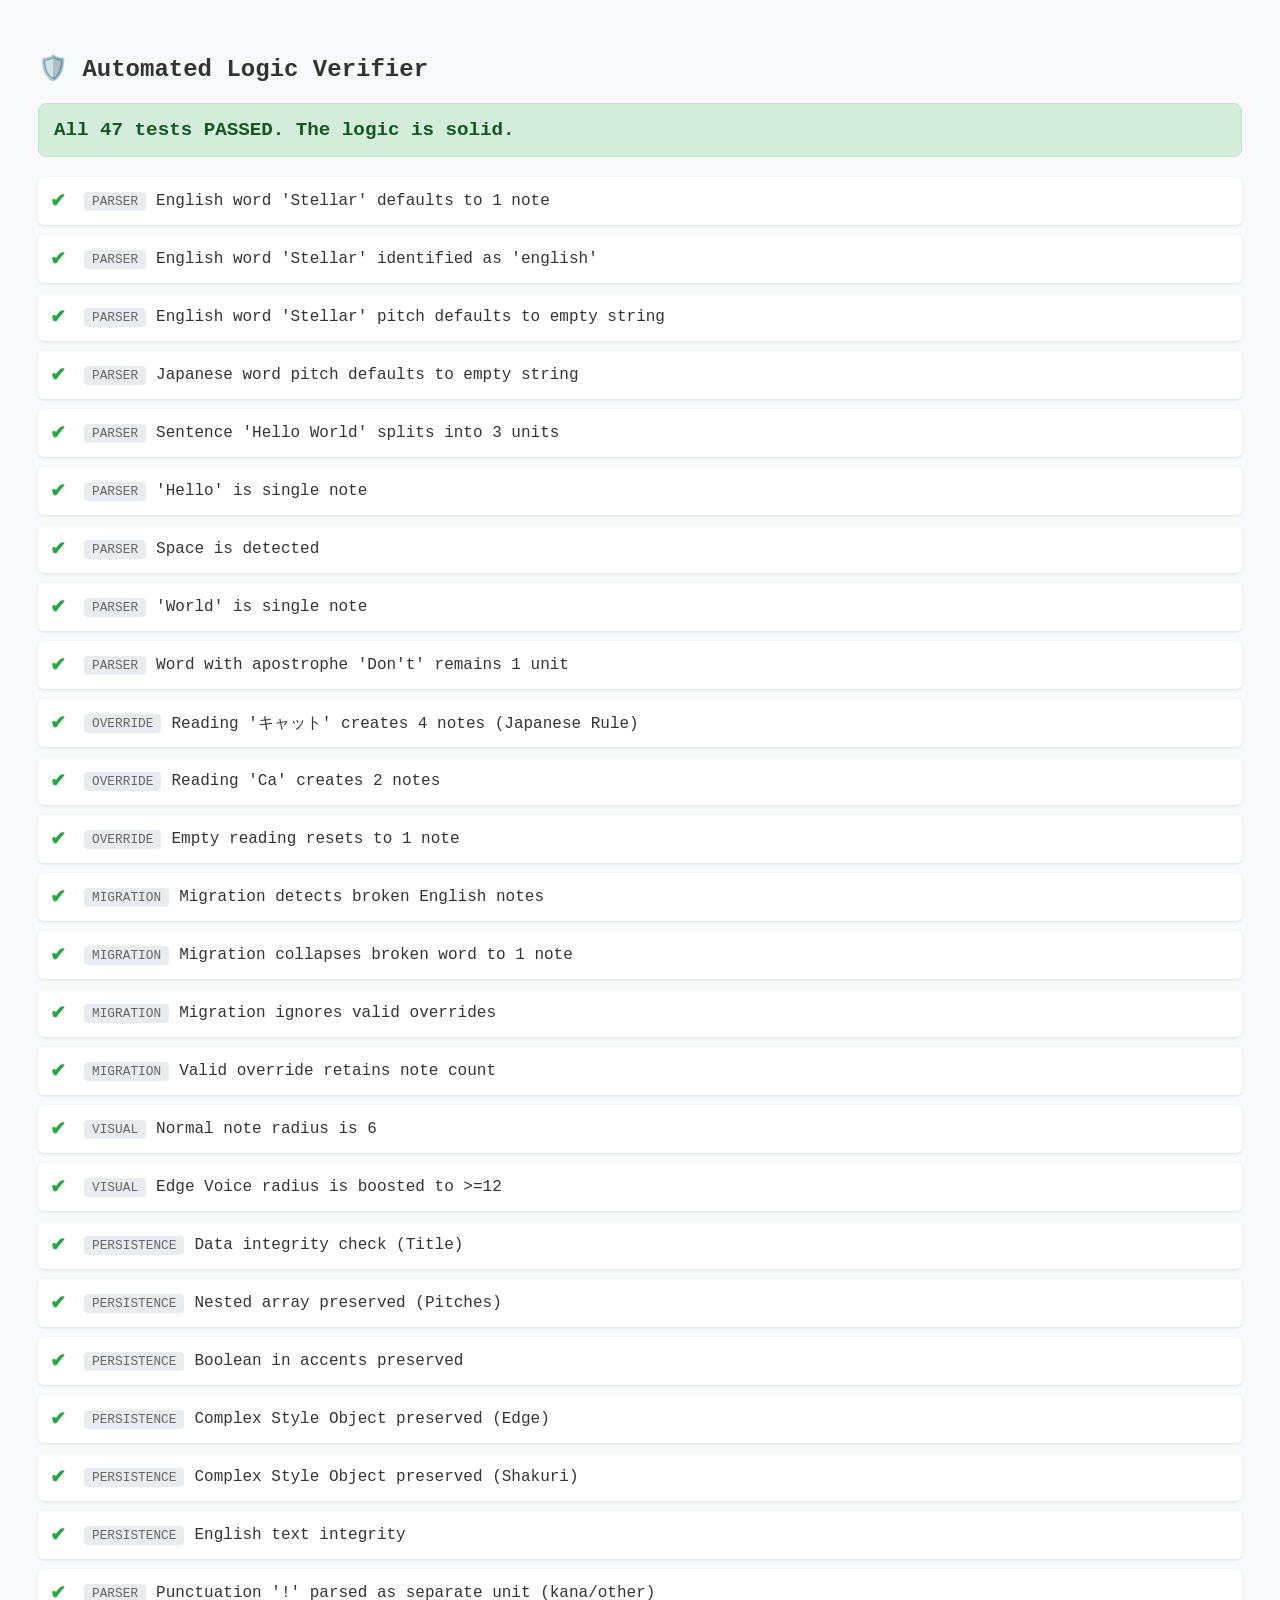
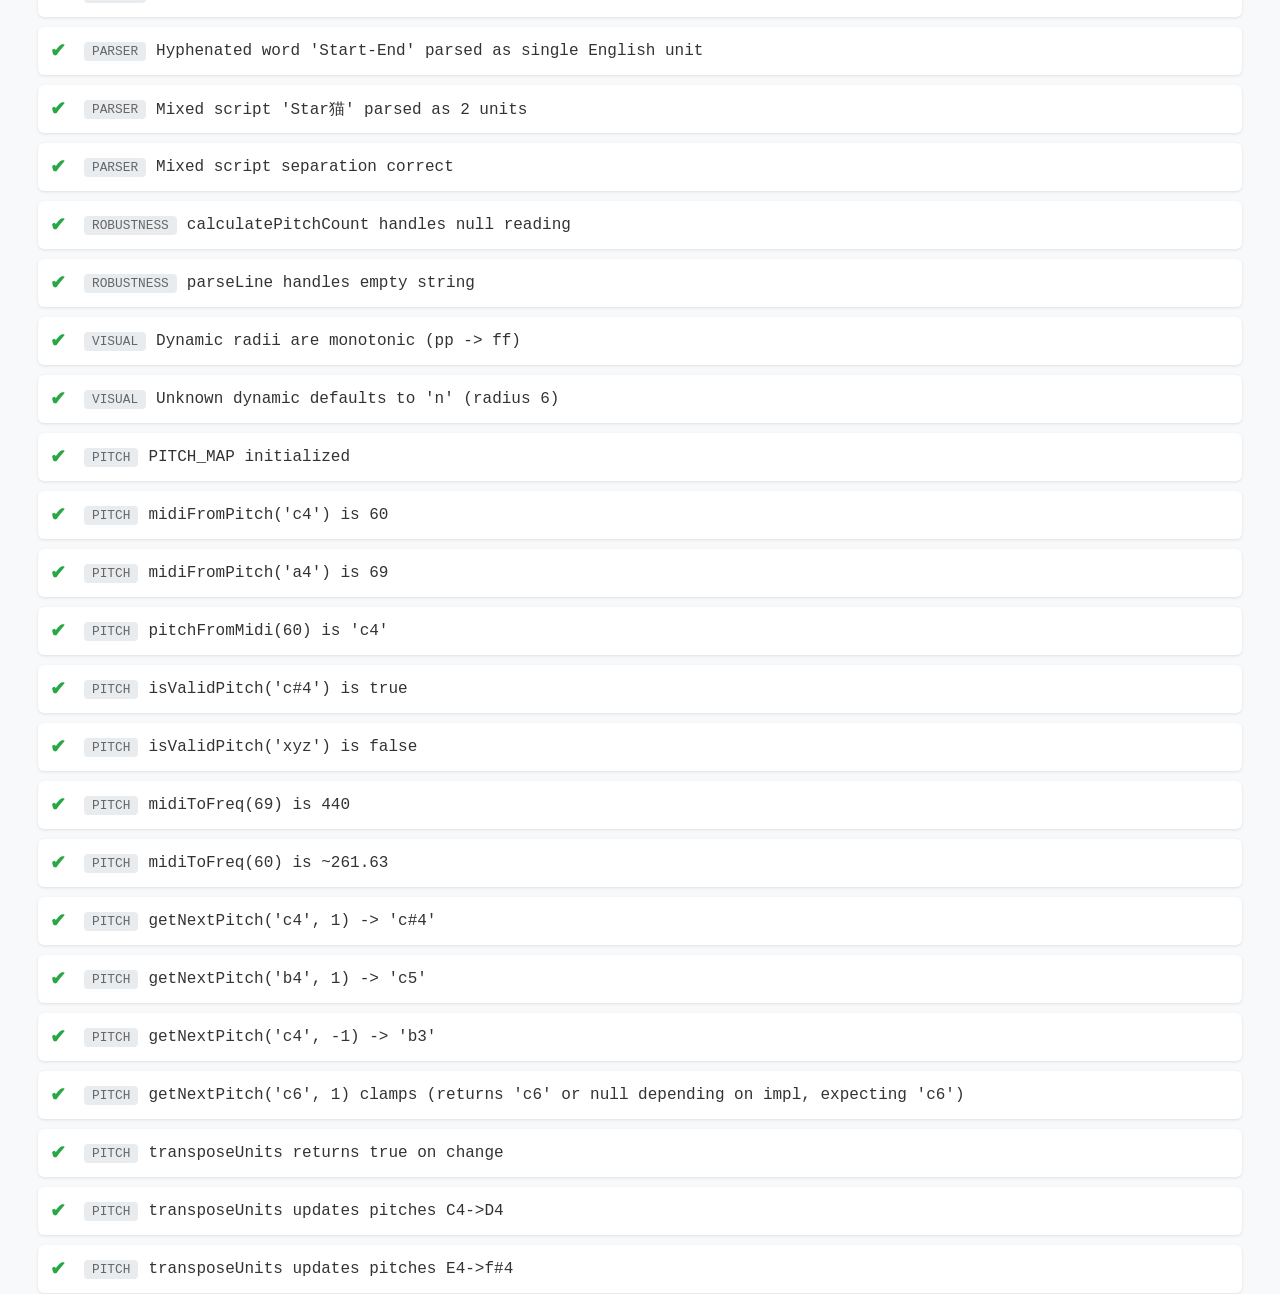
<file: tests/tests.html>
<!DOCTYPE html>
<html lang="en">

<head>
    <meta charset="UTF-8">
    <title>Syllable Pitch Master Logic Tests</title>
    <style>
        body {
            font-family: -apple-system, BlinkMacSystemFont, "Segoe UI", Roboto, monospace;
            padding: 30px;
            background: #f8f9fa;
            color: #333;
        }

        h1 {
            margin-bottom: 20px;
            font-size: 1.5rem;
        }

        .summary {
            font-weight: bold;
            margin-bottom: 20px;
            padding: 15px;
            border-radius: 8px;
            font-size: 1.2rem;
        }

        .summary.success {
            background: #d4edda;
            color: #155724;
            border: 1px solid #c3e6cb;
        }

        .summary.failure {
            background: #f8d7da;
            color: #721c24;
            border: 1px solid #f5c6cb;
        }

        .test-case {
            margin-bottom: 10px;
            padding: 12px;
            background: white;
            border-radius: 6px;
            box-shadow: 0 1px 3px rgba(0, 0, 0, 0.1);
            display: flex;
            align-items: center;
            gap: 10px;
        }

        .icon {
            font-weight: bold;
            font-size: 1.2rem;
            width: 24px;
        }

        .pass {
            color: #28a745;
        }

        .fail {
            color: #dc3545;
        }

        .desc {
            flex-grow: 1;
        }

        .category {
            font-size: 0.8rem;
            background: #e9ecef;
            padding: 2px 8px;
            border-radius: 4px;
            color: #666;
            font-family: monospace;
        }
    </style>
    <!-- Import Shared Logic -->
    <script src="../logic.js"></script>
</head>

<body>
    <h1>🛡️ Automated Logic Verifier</h1>
    <div id="summary-area"></div>
    <div id="results">Running tests...</div>

    <script>
        // ==========================================
        // TEST RUNNER
        // ==========================================

        const results = document.getElementById('results');
        results.innerHTML = "";
        let passes = 0;
        let fails = 0;

        function runTest(category, desc, condition) {
            const div = document.createElement('div');
            div.className = 'test-case';
            if (condition) {
                div.innerHTML = `<span class="icon pass">✔</span> <span class="category">${category}</span> <span class="desc">${desc}</span>`;
                passes++;
            } else {
                div.innerHTML = `<span class="icon fail">✘</span> <span class="category">${category}</span> <span class="desc" style="color:#d63031">${desc}</span>`;
                fails++;
            }
            results.appendChild(div);
        }

        // Helper for persistence test simulation
        function saveLoadLogic(originalData) {
            const json = JSON.stringify(originalData);
            const loaded = JSON.parse(json);
            return loaded;
        }

        function runSuite() {
            if (typeof Logic === 'undefined') {
                results.innerHTML = "<div class='summary failure'>CRITICAL: logic.js not found!</div>";
                return;
            }

            // --- SUITE 1: English Word Parsing (The "Stellar" Case) ---
            // Using Logic.parseLine
            const res1 = Logic.parseLine("Stellar");
            runTest("PARSER", "English word 'Stellar' defaults to 1 note", res1.length === 1 && res1[0].pitches.length === 1);
            runTest("PARSER", "English word 'Stellar' identified as 'english'", res1[0].type === 'english');
            runTest("PARSER", "English word 'Stellar' pitch defaults to empty string", res1[0].pitches[0] === "");

            // ADDED: Japanese Default Pitch Test
            const resJapanese = Logic.parseLine("テスト");
            runTest("PARSER", "Japanese word pitch defaults to empty string", resJapanese[0].pitches[0] === "");

            // --- SUITE 2: Sentence Parsing ---
            const res2 = Logic.parseLine("Hello World");
            // Expect: "Hello" (eng), " " (space), "World" (eng)
            runTest("PARSER", "Sentence 'Hello World' splits into 3 units", res2.length === 3);
            runTest("PARSER", "'Hello' is single note", res2[0].pitches.length === 1);
            runTest("PARSER", "Space is detected", res2[1].type === 'space');
            runTest("PARSER", "'World' is single note", res2[2].pitches.length === 1);

            // --- SUITE 3: Apostrophes in English ---
            const res3 = Logic.parseLine("Don't");
            runTest("PARSER", "Word with apostrophe 'Don't' remains 1 unit", res3.length === 1 && res3[0].text === "Don't");

            // --- SUITE 4: Reading Overrides (The "Override" Bug) ---
            // Using Logic.calculatePitchCount
            const count4 = Logic.calculatePitchCount({ type: 'english' }, "キャット");
            runTest("OVERRIDE", "Reading 'キャット' creates 4 notes (Japanese Rule)", count4 === 4);

            const count5 = Logic.calculatePitchCount({ type: 'english' }, "Ca");
            runTest("OVERRIDE", "Reading 'Ca' creates 2 notes", count5 === 2);

            const count6 = Logic.calculatePitchCount({ type: 'english' }, "");
            runTest("OVERRIDE", "Empty reading resets to 1 note", count6 === 1);

            // --- SUITE 5: Legacy Data Auto-Fix (The "5 Dots" Bug) ---
            // Using Logic.migrateLineUnits
            const legacyData = [
                { type: 'english', text: "Hello", reading: "", pitches: ["c4", "c4", "c4", "c4", "c4"] }
            ];
            const changed = Logic.migrateLineUnits(legacyData);
            runTest("MIGRATION", "Migration detects broken English notes", changed === true);
            runTest("MIGRATION", "Migration collapses broken word to 1 note", legacyData[0].pitches.length === 1);

            // --- SUITE 6: Migration Safety ---
            // Scenario: English word has a valid reading override. Should NOT collapse.
            const validOverrideData = [
                { type: 'english', text: "Cat", reading: "キャット", pitches: ["c4", "c4", "c4", "c4"] }
            ];
            const changed2 = Logic.migrateLineUnits(validOverrideData);
            runTest("MIGRATION", "Migration ignores valid overrides", changed2 === false);
            runTest("MIGRATION", "Valid override retains note count", validOverrideData[0].pitches.length === 4);

            // --- SUITE 7: Visual Visibility (The "Invisible Edge" Bug) ---
            // Using Logic.getPointRadius
            const edgeStyle = { edge: true, dynamic: 'n' };
            const normalStyle = { edge: false, dynamic: 'n' };

            runTest("VISUAL", "Normal note radius is 6", Logic.getPointRadius(normalStyle) === 6);
            runTest("VISUAL", "Edge Voice radius is boosted to >=12", Logic.getPointRadius(edgeStyle) >= 12);

            // --- SUITE 8: Persistence Logic (Save/Load) ---
            const complexSong = {
                id: "s123",
                title: "Test Song",
                lines: [{
                    units: [
                        {
                            text: "Star",
                            type: "english",
                            pitches: ["c4"],
                            styles: [{ edge: true, dynamic: 'ff', shakuri: true }]
                        },
                        {
                            text: "猫",
                            type: "kanji",
                            reading: "ねこ",
                            pitches: ["c4", "d4"],
                            accents: [false, true]
                        }
                    ]
                }]
            };

            const loadedData = saveLoadLogic(complexSong);

            runTest("PERSISTENCE", "Data integrity check (Title)", loadedData.title === "Test Song");
            runTest("PERSISTENCE", "Nested array preserved (Pitches)", loadedData.lines[0].units[1].pitches.length === 2);
            runTest("PERSISTENCE", "Boolean in accents preserved", loadedData.lines[0].units[1].accents[1] === true);
            runTest("PERSISTENCE", "Complex Style Object preserved (Edge)", loadedData.lines[0].units[0].styles[0].edge === true);
            runTest("PERSISTENCE", "Complex Style Object preserved (Shakuri)", loadedData.lines[0].units[0].styles[0].shakuri === true);
            runTest("PERSISTENCE", "English text integrity", loadedData.lines[0].units[0].text === "Star");

            // --- SUITE 9: Parser Edge Cases ---
            const resPunct = Logic.parseLine("Hi!");
            // "Hi" (eng), "!" (kana/other)
            runTest("PARSER", "Punctuation '!' parsed as separate unit (kana/other)", resPunct.length === 2 && resPunct[1].type !== 'space');

            const resHyphen = Logic.parseLine("Start-End");
            // "Start-End" (eng, due to regex [A-Za-z0-9']+(?:-[A-Za-z0-9']+)*)
            runTest("PARSER", "Hyphenated word 'Start-End' parsed as single English unit", resHyphen.length === 1 && resHyphen[0].type === 'english');

            const resMixed = Logic.parseLine("Star猫");
            // "Star" (eng), "猫" (kanji)
            runTest("PARSER", "Mixed script 'Star猫' parsed as 2 units", resMixed.length === 2);
            runTest("PARSER", "Mixed script separation correct", resMixed[0].text === "Star" && resMixed[1].text === "猫");

            // --- SUITE 10: Robustness ---
            const countSafe = Logic.calculatePitchCount({ type: 'english' }, null);
            runTest("ROBUSTNESS", "calculatePitchCount handles null reading", countSafe === 1);

            const resEmpty = Logic.parseLine("");
            runTest("ROBUSTNESS", "parseLine handles empty string", resEmpty.length === 0);

            // --- SUITE 11: Visual Logic & Dynamics ---
            const dynamics = ['pp', 'p', 'mp', 'n', 'mf', 'f', 'ff'];
            let lastRadius = 0;
            let radiusMonotonic = true;
            dynamics.forEach(d => {
                const r = Logic.getPointRadius({ dynamic: d });
                if (r < lastRadius) radiusMonotonic = false;
                lastRadius = r;
            });
            runTest("VISUAL", "Dynamic radii are monotonic (pp -> ff)", radiusMonotonic === true);

            const rUnknown = Logic.getPointRadius({ dynamic: 'unknown' });
            runTest("VISUAL", "Unknown dynamic defaults to 'n' (radius 6)", rUnknown === 6);

            // --- SUITE 12: Pitch Logic (New Extraction) ---

            // 12.1 Initialization
            Logic.init();
            runTest("PITCH", "PITCH_MAP initialized", Object.keys(Logic.PITCH_MAP).length > 0);

            // 12.2 Helpers
            runTest("PITCH", "midiFromPitch('c4') is 60", Logic.midiFromPitch('c4') === 60);
            runTest("PITCH", "midiFromPitch('a4') is 69", Logic.midiFromPitch('a4') === 69);
            runTest("PITCH", "pitchFromMidi(60) is 'c4'", Logic.pitchFromMidi(60) === 'c4');
            runTest("PITCH", "isValidPitch('c#4') is true", Logic.isValidPitch('c#4') === true);
            runTest("PITCH", "isValidPitch('xyz') is false", Logic.isValidPitch('xyz') === false);

            // 12.3 midiToFreq
            // A4 = 440Hz
            const freqA4 = Logic.midiToFreq(69);
            runTest("PITCH", "midiToFreq(69) is 440", Math.abs(freqA4 - 440) < 0.01);
            // C4 = ~261.63Hz
            const freqC4 = Logic.midiToFreq(60);
            runTest("PITCH", "midiToFreq(60) is ~261.63", Math.abs(freqC4 - 261.625) < 0.01);

            // 12.4 getNextPitch
            runTest("PITCH", "getNextPitch('c4', 1) -> 'c#4'", Logic.getNextPitch('c4', 1) === 'c#4');
            runTest("PITCH", "getNextPitch('b4', 1) -> 'c5'", Logic.getNextPitch('b4', 1) === 'c5');
            runTest("PITCH", "getNextPitch('c4', -1) -> 'b3'", Logic.getNextPitch('c4', -1) === 'b3');
            // Boundary checks (assuming range C3=48 to C6=84)
            runTest("PITCH", "getNextPitch('c6', 1) clamps (returns 'c6' or null depending on impl, expecting 'c6')", Logic.getNextPitch('c6', 1) === 'c6');

            // 12.5 transposeUnits
            const tUnits = [
                { pitches: ['c4', 'e4'] },
                { pitches: ['g4'] }
            ];
            // Transpose +2 semitones (C->D, E->F#)
            const tChanged = Logic.transposeUnits(tUnits, 2);
            runTest("PITCH", "transposeUnits returns true on change", tChanged === true);
            runTest("PITCH", "transposeUnits updates pitches C4->D4", tUnits[0].pitches[0] === 'd4');
            runTest("PITCH", "transposeUnits updates pitches E4->f#4", tUnits[0].pitches[1] === 'f#4');


            // Summary Render
            const summaryArea = document.getElementById('summary-area');
            if (fails === 0) {
                summaryArea.className = "summary success";
                summaryArea.innerText = `All ${passes} tests PASSED. The logic is solid.`;
            } else {
                summaryArea.className = "summary failure";
                summaryArea.innerText = `${fails} tests FAILED. Check logic immediately.`;
            }
        }

        runSuite();
    </script>
</body>

</html>
</file>
